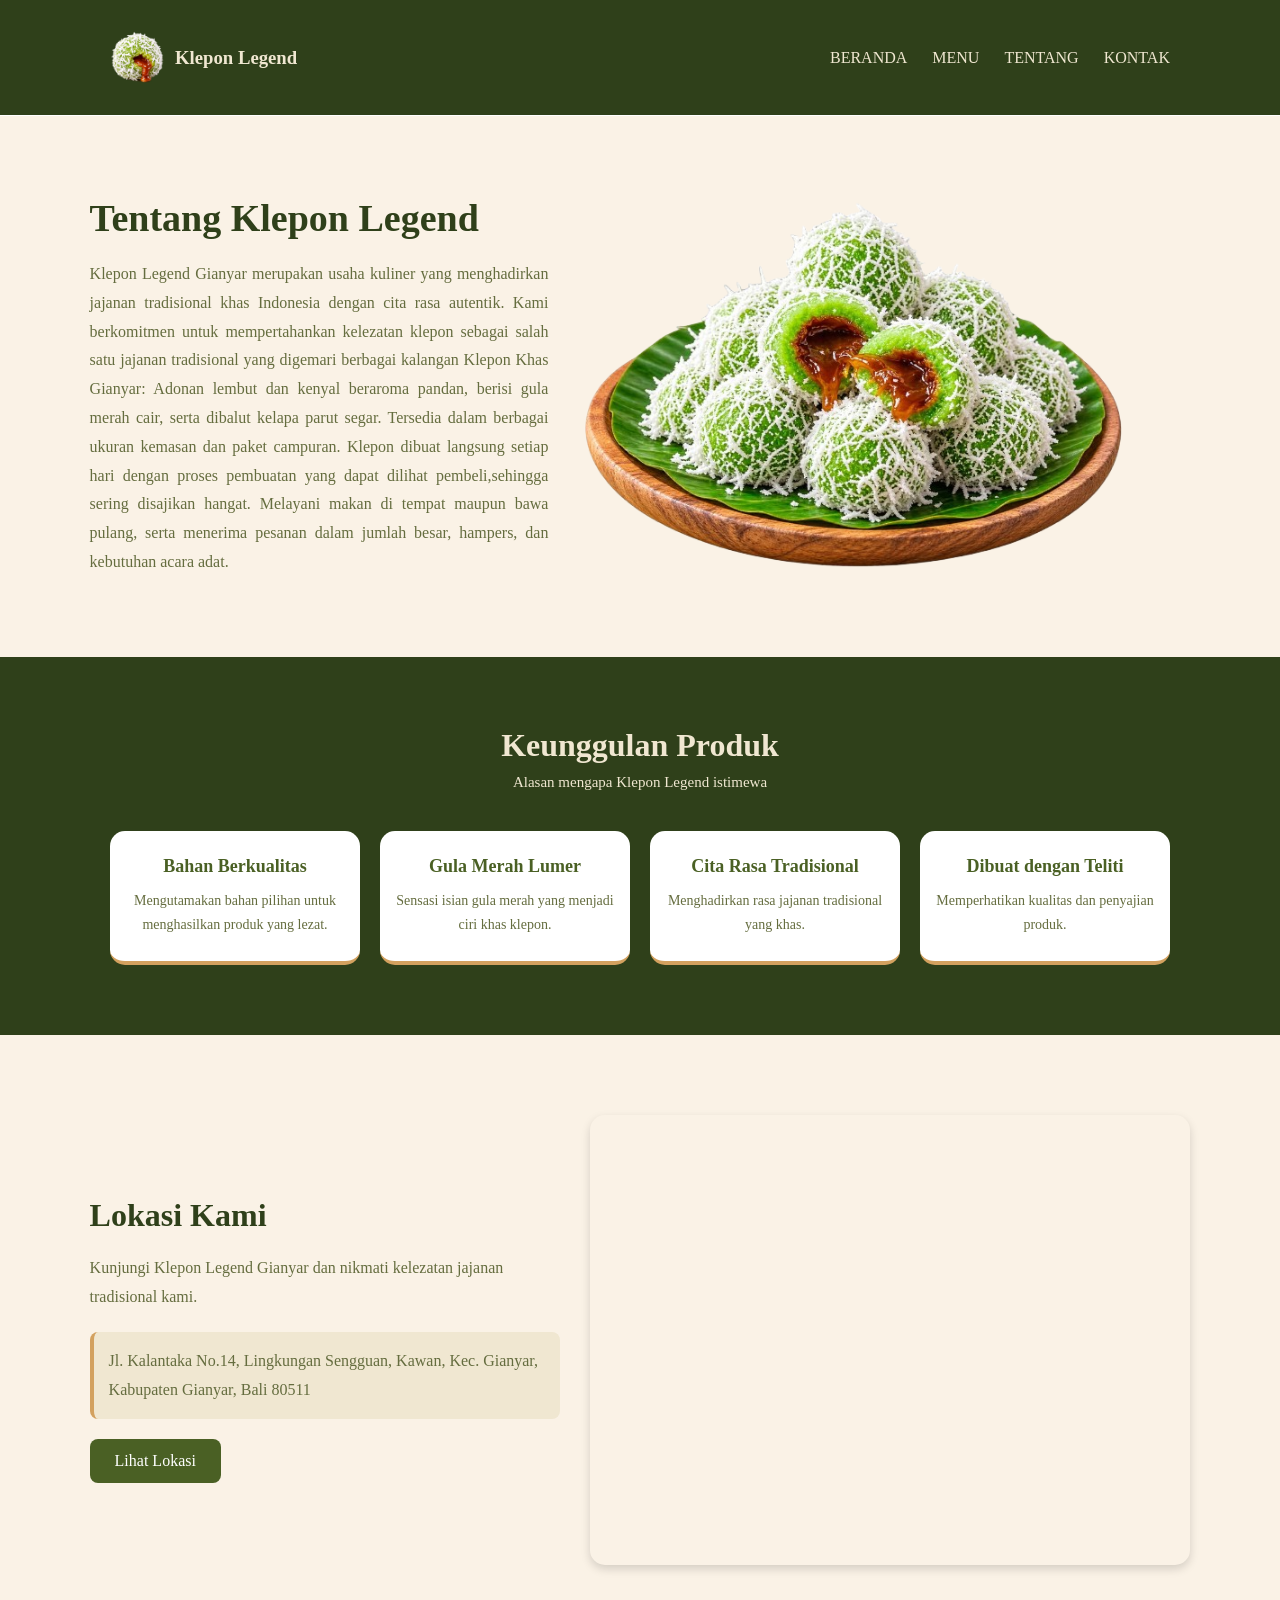
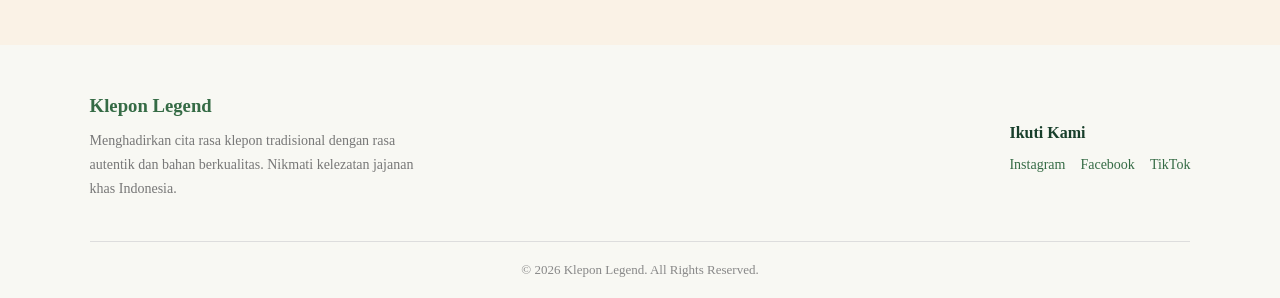
<file: tentang.html>
<!DOCTYPE html>
<html lang="en">

<head>
    <meta charset="UTF-8">
    <meta name="viewport" content="width=device-width, initial-scale=1.0">
    <title>Tentang - Klepon Legend</title>
    <link rel="stylesheet" href="css/style.css" />

</head>

<body>
    <!-- NAVIGASI -->
    <nav class="navbar">
        <div class="brand">
            <img src="asset/kleponlogo.png" alt="Klepon Legend">
            <h3>Klepon Legend</h3>
        </div>
        <ul>
            <li><a href="index.html">BERANDA</a></li>
            <li><a href="menu.html">MENU</a></li>
            <li><a href="tentang.html">TENTANG</a></li>
            <li><a href="kontak.html">KONTAK</a></li>
        </ul>
    </nav>

    <!-- SECTION TENTANG-->
    <section class="tentang">

        <div class="tentang-content">
            <div class="tentang-text">
                <h1>Tentang Klepon Legend</h1>

                <p>
                    Klepon Legend Gianyar merupakan usaha kuliner
                    yang menghadirkan jajanan tradisional khas Indonesia
                    dengan cita rasa autentik. Kami berkomitmen untuk
                    mempertahankan kelezatan klepon sebagai salah satu
                    jajanan tradisional yang digemari berbagai kalangan
                    Klepon Khas Gianyar: Adonan lembut dan kenyal beraroma pandan,
                    berisi gula merah cair, serta dibalut kelapa parut segar.
                    Tersedia dalam berbagai ukuran kemasan dan paket campuran.
                    Klepon dibuat langsung setiap hari dengan proses pembuatan yang
                    dapat dilihat pembeli,sehingga sering disajikan hangat.
                    Melayani makan di tempat maupun bawa pulang, serta
                    menerima pesanan dalam jumlah besar, hampers, dan kebutuhan acara adat.
                </p>
            </div>

            <div class="tentang-image">
                <!-- sumber : Pinterest ==> Diubah Di ChatGPT -->
                <img src="asset/klepontentang.png" alt="Klepon Legend">
            </div>
        </div>
    </section>

    <!-- SECTION KEUNGGULAN PRODUK -->
    <section class="keunggulan">

        <h2>Keunggulan Produk</h2>
        <p class="keunggulan-subtitle">
            Alasan mengapa Klepon Legend istimewa
        </p>

        <div class="keunggulan-container">

            <div class="keunggulan-card">
                <h3>Bahan Berkualitas</h3>
                <p>
                    Mengutamakan bahan pilihan untuk
                    menghasilkan produk yang lezat.
                </p>
            </div>

            <div class="keunggulan-card">
                <h3>Gula Merah Lumer</h3>
                <p>
                    Sensasi isian gula merah yang menjadi
                    ciri khas klepon.
                </p>
            </div>

            <div class="keunggulan-card">
                <h3>Cita Rasa Tradisional</h3>
                <p>
                    Menghadirkan rasa jajanan tradisional
                    yang khas.
                </p>
            </div>

            <div class="keunggulan-card">
                <h3>Dibuat dengan Teliti</h3>
                <p>
                    Memperhatikan kualitas dan
                    penyajian produk.
                </p>
            </div>

        </div>
    </section>

    <!-- section lokasi -->
    <section class="lokasi">

        <div class="lokasi-content">

            <div class="lokasi-text">
                <h2>Lokasi Kami</h2>

                <p>
                    Kunjungi Klepon Legend Gianyar dan
                    nikmati kelezatan jajanan tradisional kami.
                </p>

                <p class="alamat">
                    Jl. Kalantaka No.14, Lingkungan Sengguan,
                    Kawan, Kec. Gianyar, Kabupaten Gianyar,
                    Bali 80511
                </p>

                <a href="https://www.google.com/maps/search/?api=1&query=Jl.+Kalantaka+No.14+Gianyar+Bali"
                    target="_blank" rel="noopener noreferrer" class="lokasi-button">
                    Lihat Lokasi
                </a>
            </div>

            <iframe
                src="https://www.google.com/maps/embed?pb=!1m18!1m12!1m3!1d1972.7922631659048!2d115.3268947382351!3d-8.539652995400614!2m3!1f0!2f0!3f0!3m2!1i1024!2i768!4f13.1!3m3!1m2!1s0x2dd2172234d5a2db%3A0x153ff99a0b90c972!2sWarung%20Klepon%20Gianyar.%20Sejak%201980%20(d%2Fh%20Klepon%20Ida%20Bagus%20Nyoman)%20)!5e0!3m2!1sid!2sid!4v1795265885414!5m2!1sid!2sid"
                width="600" height="450" style="border:0;" allowfullscreen="" loading="lazy"
                referrerpolicy="strict-origin-when-cross-origin"></iframe>

        </div>

    </section>

    <!-- foot -->
    <footer class="footer">

        <div class="footer-content">

            <!-- Deskripsi -->
            <div class="footer-info">
                <h3>Klepon Legend</h3>
                <p>
                    Menghadirkan cita rasa klepon tradisional
                    dengan rasa autentik dan bahan berkualitas.
                    Nikmati kelezatan jajanan khas Indonesia.
                </p>
            </div>

            <!-- Media Sosial -->
            <div class="footer-social">
                <h4>Ikuti Kami</h4>
                <div class="social-link">
                    <a href="#">Instagram</a>
                    <a href="#">Facebook</a>
                    <a href="#">TikTok</a>
                </div>
            </div>

        </div>

        <!-- Copyright -->
        <div class="footer-bottom">
            <p>© 2026 Klepon Legend. All Rights Reserved.</p>
        </div>

    </footer>

    <script src="script.js"></script>
</body>

</html>
</file>
<file: css/style.css>
*,
html{
    padding: 0;
    margin: 0;
    box-sizing: border-box;
    font-family:'Times New Roman', Times, serif;
}
:root {
  --primary: #2F401A;
  --secondary: #4A6024;
  --olive: #656D3F;
  --sage: #818058;
  --background: #FAF2E6;
  --cream: #F0E7D1;
  --beige: #D1D0B7;
  --accent: #D3A15F;
  --text: #2F401A;
  --white: #FFFFFF;
}
body{
    background-color: var(--background);
    color: var(--text);
}

nav{
    background-color: var(--primary);
    border-bottom: 1px solid var(--white);
    display: flex;
    justify-content: space-between;
    align-items: center;
    padding: 1rem 5%;
    position: sticky;
    top: 0;
    width: 100%;
    z-index: 1000;
}
nav ul{
    display: flex;
    align-items: center;
    list-style: none;
    gap: 2rem;
    margin: 10px 50px;
}
nav ul li a{
    text-decoration: none;
    color: var(--cream);
}

.brand > img {
  width: 55px;
  height: 55px;
  object-fit: contain;

}

nav > .brand{
    color: var(--cream);
}

.brand{
    display: flex;
    align-items: center;
    gap: 10px;
    margin: 10px 50px;
}

.brand > nav > ul{
    margin: 10px 0;
}

/* baagian hero */
.hero-section {
    width: 100%;
    height: 550px;
    position: relative;
    display: flex;
    justify-content: center;
    align-items: center;
    padding: 0 7%;
}

.hero-section > img {
    width: 100%;
    height: 100%;
    position: absolute;
    top: 0;
    left: 0;
    object-fit: cover;
    z-index: 0;
}

.hero-descriptions{
    font-size: 25px;
    color: var(--text);
    position: relative;
    z-index: 1;
    text-align: left;
    margin-right: 0px;
    margin-bottom: 200px;
    margin-top: 230px;
    width: 55%;
}

.hero-text{
    margin-top: 20px;
    line-height: 1.4;
}

.btn-pesan{
    align-items: center;
    display: inline-flex;
    justify-content: center;
    background: var(--secondary);
    color: var(--white);
    border: 2px solid var(--text);
    border-radius: 80px;
    text-decoration: none;
    cursor: pointer;
    margin-top: 60px;
    gap: 12px;
    padding: 15px 28px;
    box-shadow:
     0 8px 0 var(--olive),
    0 12px 22px rgba(40, 122, 75, 0.25);
    margin-top: 120px;
}

/* EFEK HOVER TOMBOL */
.btn-pesan:hover {
    background: var(--primary);
    color: var(--white);
    transform: translateY(-5px);
    box-shadow:
        0 10px 0 var(--olive),
        0 15px 25px rgba(40, 122, 75, 0.3);
    transition: 0.3s ease;
}

/* EFEK SAAT TOMBOL DIKLIK */
.btn-pesan:active {
    transform: translateY(3px);
    box-shadow:
        0 3px 0 var(--olive);
}

/* bagaian menu terlaris*/
.menu {
  padding: 60px 10%;
  text-align: center;
  background-color: #fff8f0;
}

.menu h1 {
  color: #59483e;
}

.menu h4 {
  color: #8b786b;
  font-weight: normal;
}

/* Tempat kartu menu */
.menu-container {
  display: flex;
  justify-content: center;
  gap: 30px;
  margin-top: 30px;
}

/* Kartu makanan */
.klepon,
.cincau {
  width: 250px;
  background-color: white;
  border-radius: 15px;
  overflow: hidden;
  padding-bottom: 20px;
}

/* Gambar */
.klepon img,
.cincau img {
  width: 100%;
  height: 200px;
  object-fit: cover;
}

/* Nama */
.klepon h3,
.cincau h3 {
  color: #59483e;
}

/* Harga */
.klepon p,
.cincau p {
  color: #829477;
  font-weight: bold;
}

/* Tombol */
.klepon button,
.cincau button {
  border: none;
  padding: 10px 20px;
  border-radius: 20px;
  background-color: #c8d9c0;
  cursor: pointer;
}

/* Hover */
.klepon button:hover,
.cincau button:hover {
  background-color: #829477;
  color: white;
}
/* FOOTER */
.footer {
    background-color: #f8f8f3;
    padding: 50px 12% 20px;
    color: #183f2b;
}

/* CONTENT */
.footer-content {
    display: flex;
    justify-content: space-between;
    align-items: center;
    padding-bottom: 40px;
}

/* DESKRIPSI */
.footer-info h3 {
    color: #356b45;
    margin-bottom: 12px;
}

.footer-info p {
    color: #777;
    font-size: 14px;
    line-height: 1.7;
    max-width: 350px;
}

/* SOCIAL MEDIA */
.footer-social h4 {
    margin-bottom: 15px;
}

.social-link {
    display: flex;
    gap: 15px;
}

.social-link a {
    color: #356b45;
    text-decoration: none;
    font-size: 14px;
}

.social-link a:hover {
    color: #183f2b;
}

/* COPYRIGHT */
.footer-bottom {
    border-top: 1px solid #ddd;
    text-align: center;
    padding-top: 20px;
    color: #888;
    font-size: 13px;
}

/* menu makanan */

.menu {
    text-align: center;
    padding: 60px 5%;
    background-color: var(--background);
}

.menu h1 {
    font-size: 35px;
    color: var(--primary);
    margin-bottom: 10px;
}

.menu h4 {
    font-size: 18px;
    color: var(--sage);
    margin-bottom: 35px;
}

.klepon,
.jajeputih,
.jajeungu,
.rujak,
.cincau {
    display: inline-block;
    vertical-align: top;
    width: 30%;
    background-color: var(--white);
    border-radius: 15px;
    margin: 10px;
    padding-bottom: 20px;
    box-shadow: 0 4px 10px rgba(0,0,0,0.1);
    font-weight: bold;
}

.menu img {

    display: block;
    width: 100%;
    height: 200px;
    object-fit: cover;
    border-radius: 15px 15px 0 0;
}

.menu h3 {
    color: var(--primary);
    font-size: 23px;
    margin: 15px 0 10px;
}

.menu p {
    color: var(--secondary);
    font-size: 18px;
    margin-bottom: 15px;
}

.menu button {
    background-color: var(--secondary);
    color: var(--white);
    border: none;
    padding: 10px 25px;
    border-radius: 20px;
    cursor: pointer;
}

.menu button:hover {
    background-color: var(--primary);
}
/* search */
.search-box {
    display: flex;
    justify-content: center;
    gap: 10px;
    margin-bottom: 30px;
    margin-left: 770px;
}

.search-box > input {
    width: 300px;
    padding: 12px 15px;
    border: 1px solid var(--beige);
    border-radius: 10px;
    outline: none;
    font-size: 14px;
}

.search-box > input:focus {
    border-color: var(--secondary);
}

.search-box > button {
    padding: 12px 20px;
    background-color: var(--primary);
    color: var(--white);
    border: none;
    border-radius: 10px;
    cursor: pointer;
    margin-bottom: 10px;
    top:770px;
}

.search-box > button:hover {
    background-color: var(--secondary);
}
.pisah{
    margin-left: 720px;
}

/*tntang*/

.tentang {
    padding: 80px 7%;
    background-color: var(--background);
}

.tentang-content {
    display: flex;
    flex-direction: row;
    align-items: center;
    justify-content: space-between;
    gap: 30px;
}

.tentang-text {
    flex: 1;
}

.tentang-text h1 {
    font-size: 38px;
    color: var(--primary);
    margin-bottom: 20px;
}

.tentang-text p {
    font-size: 16px;
    color: var(--olive);
    line-height: 1.8;
    text-align: justify;
}

.tentang-content img {
    width: 90%;
    max-width: 500px;
    height: auto;
    object-fit: contain;
}

/*keunggulan*/

.keunggulan {
    padding: 70px 7%;
    background-color: var(--primary);
    text-align: center;
}

.keunggulan h2 {
    font-size: 32px;
    color: var(--cream);
    margin-bottom: 10px;
}

.keunggulan-subtitle {
    color: var(--cream);
    margin-bottom: 40px;
    font-size: 15px;
}

/* CONTAINER KARTU KEUNGGULAN */

.keunggulan-container {
    display: flex;
    justify-content: center;
    align-items: stretch;
    gap: 20px;
    flex-wrap: wrap;
    margin-top: 30px;
}

/* KARTU KEUNGGULAN */

.keunggulan-card {
    background-color: var(--white);
    width: 250px;
    padding: 25px 15px;
    border-radius: 15px;
    border-bottom: 4px solid var(--accent);
    box-sizing: border-box;
}

/* JUDUL KARTU */

.keunggulan-card h3 {
    font-size: 18px;
    color: var(--secondary);
    margin-bottom: 12px;
}

/* DESKRIPSI KARTU */

.keunggulan-card p {
    font-size: 14px;
    line-height: 1.7;
    color: var(--olive);
}


/* lokasi */

.lokasi {
    padding: 80px 7%;
    background-color: var(--background);
}

.lokasi-content {
    display: flex;
    align-items: center;
    justify-content: space-between;
    gap: 50px;
}

/* Teks Lokasi */

.lokasi-text {
    flex: 1;
}

.lokasi-text h2 {
    font-size: 32px;
    color: var(--primary);
    margin-bottom: 20px;
}

.lokasi-text p {
    font-size: 16px;
    line-height: 1.8;
    color: var(--olive);
}

.lokasi-text .alamat {
    margin-top: 20px;
    padding: 15px;
    background-color: var(--cream);
    border-left: 4px solid var(--accent);
    border-radius: 8px;
}

/* Tombol Lokasi */

.lokasi-button {
    display: inline-block;
    margin-top: 20px;
    padding: 13px 25px;
    background-color: var(--secondary);
    color: var(--white);
    text-decoration: none;
    border-radius: 8px;
    transition: 0.3s;
}

/* Gambar Lokasi */

.lokasi-image {
    flex: 1;
}

.lokasi-image img {
    width: 100%;
    height: 320px;
    object-fit: cover;
    border-radius: 18px;
}

.lokasi iframe {
    max-width: 900px;
    border-radius: 15px;
    box-shadow: 0 4px 10px rgba(0,0,0,0.15);
}

/* kontk */

:root {
    --primary: #2F401A;
    --secondary: #4A6024;
    --olive: #656D3F;
    --sage: #818058;

    --background: #FAF2E6;
    --cream: #F0E7D1;
    --beige: #D1D0B7;

    --accent: #D3A15F;
    --text: #2F401A;
    --white: #FFFFFF;
}

/* footer */.kontak {
    text-align: center;
    padding: 60px 5%;
    background-color: var(--background);
}

.kontak h1 {
    font-size: 35px;
    color: var(--primary);
    margin-bottom: 10px;
}

.kontak h4 {
    font-size: 17px;
    font-weight: normal;
    color: var(--sage);
    margin-bottom: 40px;
}

/* CONTAINER */
.kontak-container {
    display: flex;
    justify-content: center;
    align-items: stretch;
    flex-wrap: wrap;
    gap: 25px;
}

/* CARD */
.kontak-card {
    display: flex;
    flex-direction: column;
    align-items: center;
    justify-content: center;

    width: 260px;
    min-height: 250px;
    padding: 25px 20px;

    box-sizing: border-box;
    background-color: var(--white);
    border: 1px solid var(--beige);
    border-radius: 15px;

    text-decoration: none;
    box-shadow: 0 4px 12px rgba(47,64,26,0.12);

    transition: 0.3s;
}

/* HOVER */
.kontak-card:hover {
    transform: translateY(-8px);
    box-shadow: 0 8px 18px rgba(47,64,26,0.18);
}

/* FOTO LOGO */
.kontak-card img {
    width: 65px;
    height: 65px;
    object-fit: contain;
    margin-bottom: 15px;
}

/* JUDUL */
.kontak-card h3 {
    color: var(--primary);
    font-size: 22px;
    margin: 5px 0 10px;
}

/* DESKRIPSI */
.kontak-card p {
    color: var(--secondary);
    font-size: 14px;
    line-height: 1.6;
    margin-bottom: 18px;
}

/* TOMBOL */
.kontak-card span {
    color: var(--primary);
    background-color: var(--cream);
    padding: 10px 20px;
    border-radius: 20px;
    font-size: 14px;
    font-weight: bold;
}

/* HOVER TOMBOL */
.kontak-card:hover span {
    background-color: var(--primary);
    color: var(--white);
}

.footer {
    background-color: #f8f8f3;
    padding: 50px 12% 20px;
    color: #183f2b;
}

/* CONTENT */
.footer-content {
    display: flex;
    justify-content: space-between;
    align-items: center;
    padding-bottom: 40px;
}

/* DESKRIPSI */
.footer-info h3 {
    color: #356b45;
    margin-bottom: 12px;
}

.footer-info p {
    color: #777;
    font-size: 14px;
    line-height: 1.7;
    max-width: 350px;
}

/* SOCIAL MEDIA */
.footer-social h4 {
    margin-bottom: 15px;
}

.social-link {
    display: flex;
    gap: 15px;
}

.social-link a {
    color: #356b45;
    text-decoration: none;
    font-size: 14px;
}

.social-link a:hover {
    color: #183f2b;
}

/* COPYRIGHT */
.footer-bottom {
    border-top: 1px solid #ddd;
    text-align: center;
    padding-top: 20px;
    color: #888;
    font-size: 13px;
}

/* modal pop up */
.modal {
    display: none;
    position: fixed;
    top: 0;
    left: 0;
    width: 100%;
    height: 100%;
    background-color: rgba(0, 0, 0, 0.5);
    justify-content: center;
    align-items: center;
    z-index: 2000;
}

.modal-isi {
    background-color: var(--white);
    padding: 25px;
    border-radius: 15px;
    width: 90%;
    max-width: 380px;
    text-align: center;
    position: relative;
}

.modal-isi .tutup {
    position: absolute;
    top: 12px;
    right: 12px;
    width: 36px;
    height: 36px;
    background-color: var(--cream);
    color: var(--primary);
    border: 2px solid var(--primary);
    border-radius: 50%;
    font-family: Arial, sans-serif;
    font-size: 24px;
    font-weight: bold;
    line-height: 1;
    display: flex;
    justify-content: center;
    align-items: center;
    cursor: pointer;
    z-index: 10;
}

.modal-isi .tutup:hover {
    background-color: var(--primary);
    color: var(--white);
}


.modal-isi img {
    width: 100%;
    height: 180px;
    object-fit: cover;
    border-radius: 10px;
    margin-bottom: 12px;
}

.modal-isi h3 {
    color: var(--primary);
    font-size: 22px;
    margin-bottom: 5px;
}

.modal-isi p {
    color: var(--secondary);
    margin-bottom: 15px;
}

.form-grup {
    text-align: left;
    margin-bottom: 12px;
}

.form-grup label {
    display: block;
    font-size: 14px;
    margin-bottom: 4px;
    color: var(--primary);
}

.form-grup input {
    width: 100%;
    padding: 8px 10px;
    border: 1px solid var(--beige);
    border-radius: 8px;
    outline: none;
}

.total-teks {
    background-color: var(--cream);
    padding: 10px;
    border-radius: 8px;
    font-weight: bold;
    color: var(--primary);
    margin: 15px 0;
}

.btn-wa {
    width: 100%;
    padding: 12px;
    background-color: var(--secondary);
    color: var(--white);
    border: none;
    border-radius: 20px;
    font-size: 15px;
    cursor: pointer;
}

.btn-wa:hover {
    background-color: var(--primary);
}

/* responsive tampilan */
/* laptop */
 @media screen and (min-width: 769px) and (max-width: 1366px) {

    * {
        box-sizing: border-box;
    }

    img, iframe {
        max-width: 100%;
    }

    /* NAVBAR */
    nav {
        padding: 20px 4%;
    }

    .brand,
    nav ul {
        margin: 10px 5%;
    }

    nav ul {
        gap: 25px;
    }

    /* HERO */
    .hero-section {
        width: 100%;
        height: 550px;
        justify-content: flex-start;
        align-items: center;
        padding: 0 15%;
    }

    .hero-descriptions {
        width: 55%;
        margin: 0;
        text-align: left;
    }

    .hero-text {
        text-align: left;
    }

    .btn-pesan {
        margin-top: 30px;
    }

    /* MENU */
    .search-box,
    .pisah {
        margin-left: 0;
    }

    .klepon,
    .jajeputih,
    .jajeungu,
    .rujak,
    .cincau {
        width: 29%;
        margin: 1%;
    }

    /* SECTION */
    .tentang-content,
    .lokasi-content {
        gap: 30px;
    }

    .tentang-content img,
    .lokasi-image img {
        max-width: 100%;
    }

    /* CARD */
    .keunggulan-container,
    .kontak-container {
        display: flex;
        flex-wrap: wrap;
        justify-content: center;
        gap: 20px;
    }

    /* FOOTER */
    .footer {
        padding: 50px 7% 20px;
    }
}
/* hp */
@media screen and (max-width: 768px) {

    * {
        box-sizing: border-box;
    }

    img, iframe {
        max-width: 100%;
    }

    /* NAVBAR */
    nav {
        padding: 12px 5%;
        flex-wrap: wrap;
    }

    nav ul {
        gap: 12px;
        margin: 10px 0;
        flex-wrap: wrap;
    }

    .brand {
        margin: 10px 0;
    }

    /* HERO */
    .hero-section {
        height: 450px;
        padding: 0 7%;
        justify-content: flex-start;
    }

    .hero-descriptions {
        width: 100%;
        margin: 0;
        text-align: left;
    }

    .hero-descriptions h1 {
        font-size: 28px;
    }

    .hero-text {
        font-size: 16px;
        text-align: left;
    }

    .btn-pesan {
        margin-top: 25px;
    }

    /* MENU */
    .search-box,
    .pisah {
        margin-left: 0;
    }

    .klepon,
    .jajeputih,
    .jajeungu,
    .rujak,
    .cincau {
        width: 90%;
        margin: 10px auto;
        display: block;
    }

    /* SECTION */
    .tentang-content,
    .lokasi-content {
        flex-direction: column;
        gap: 20px;
    }

    /* CARD */
    .keunggulan-container,
    .kontak-container {
        flex-direction: column;
        align-items: center;
    }

    /* FOOTER */
    .footer {
        padding: 35px 7% 20px;
    }

    .footer-content {
        flex-direction: column;
        gap: 25px;
    }
}
</file>
